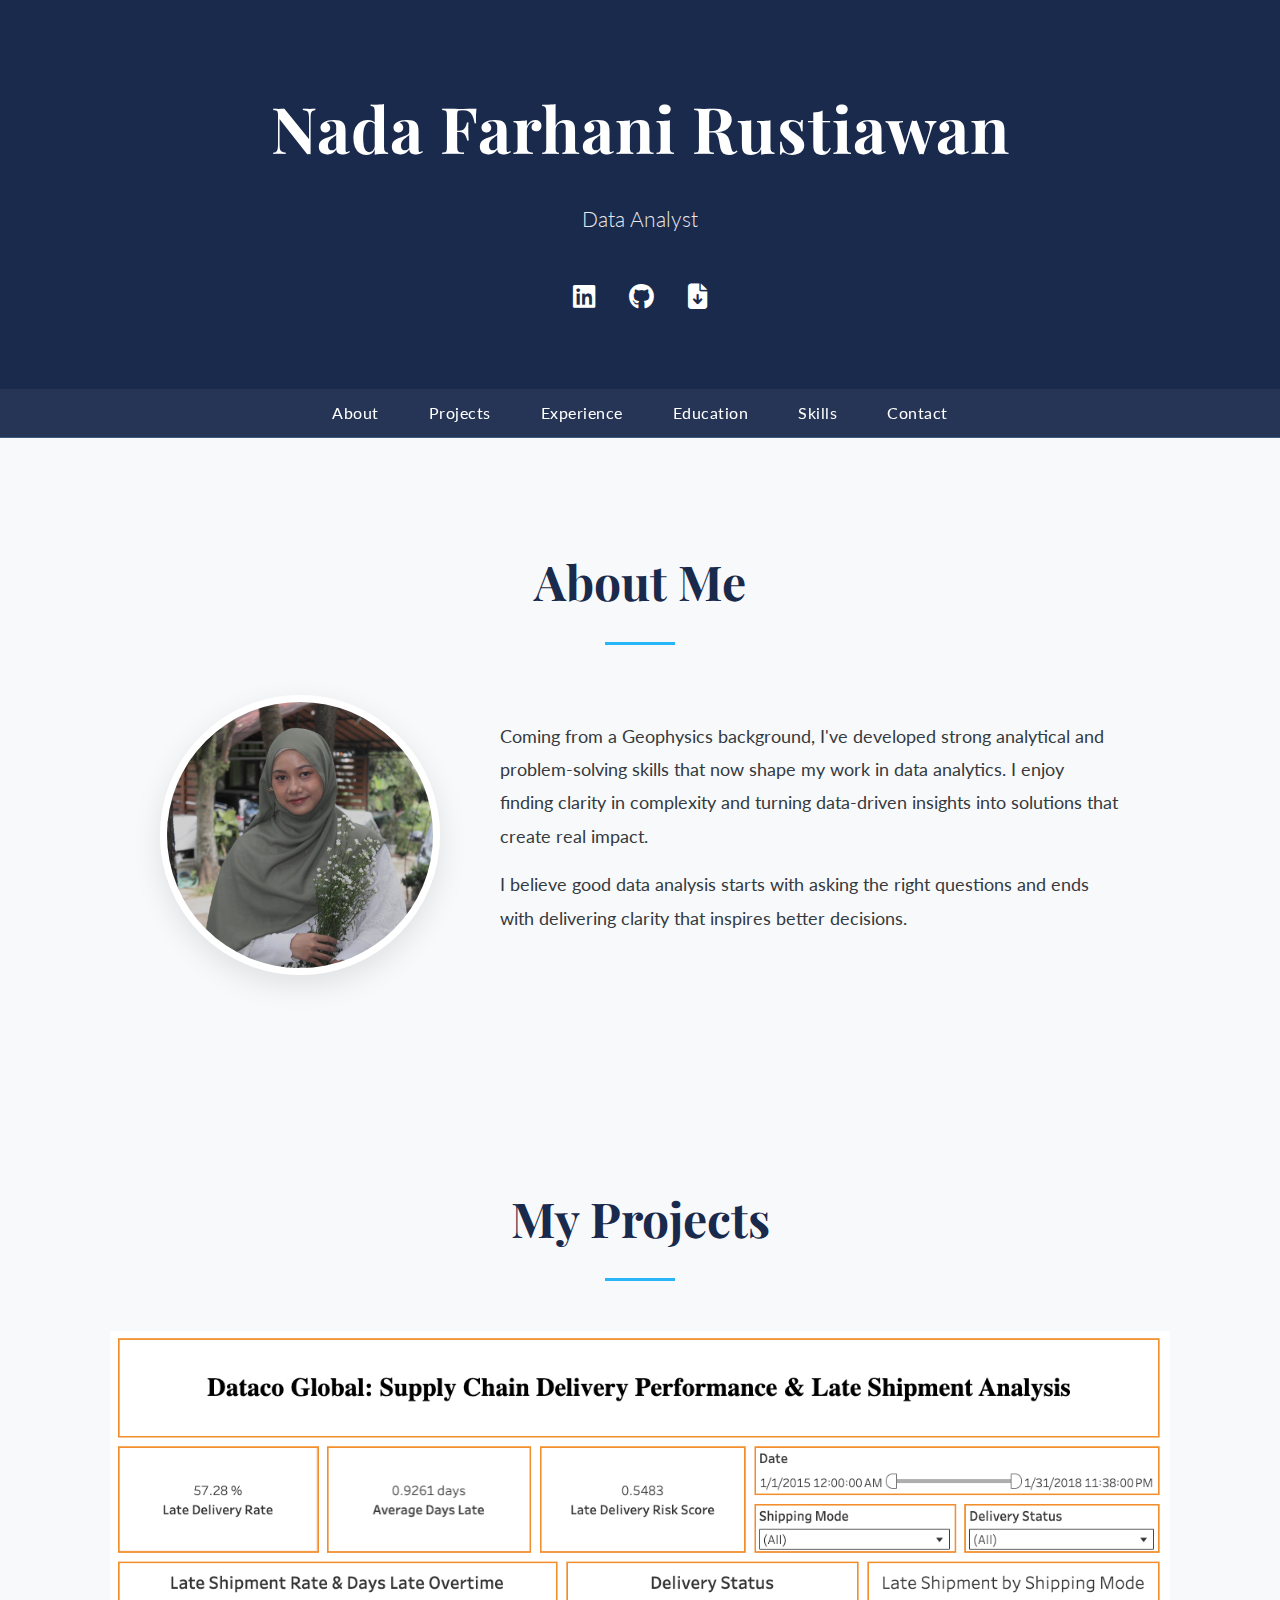
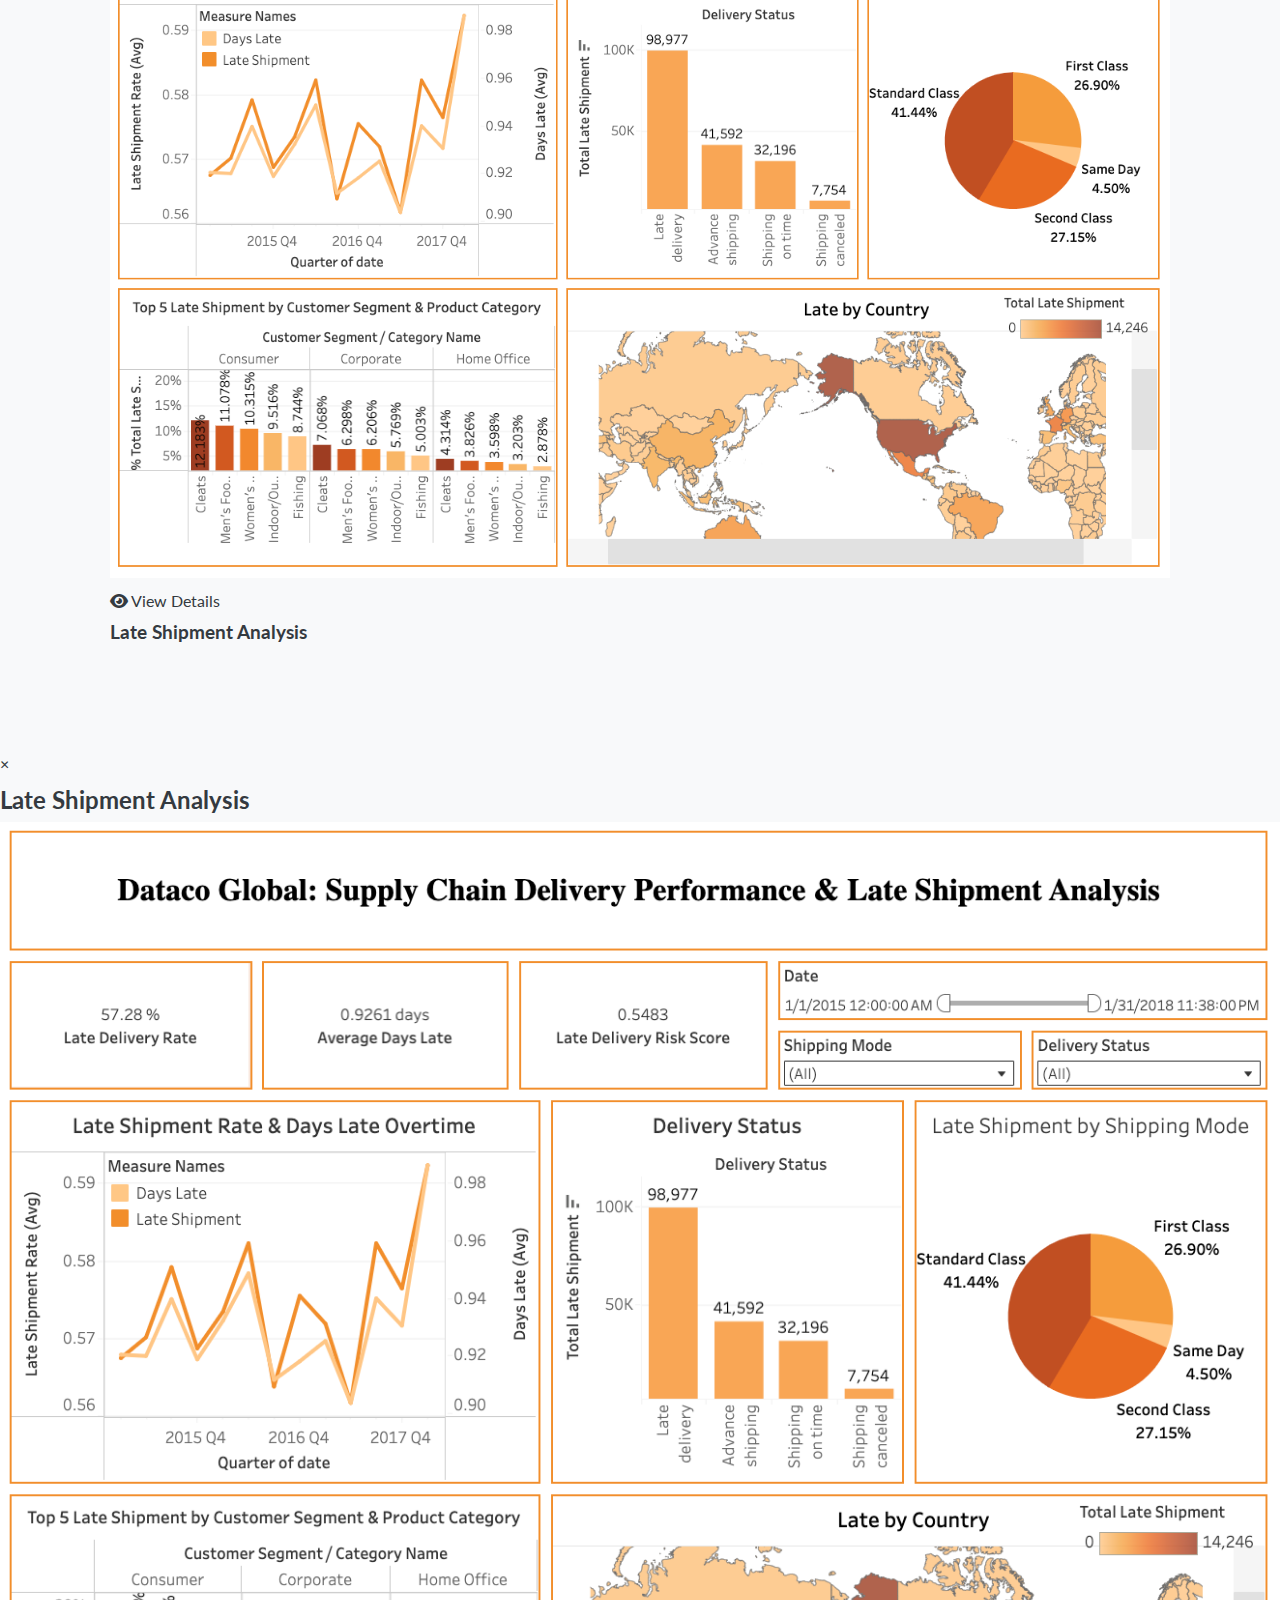
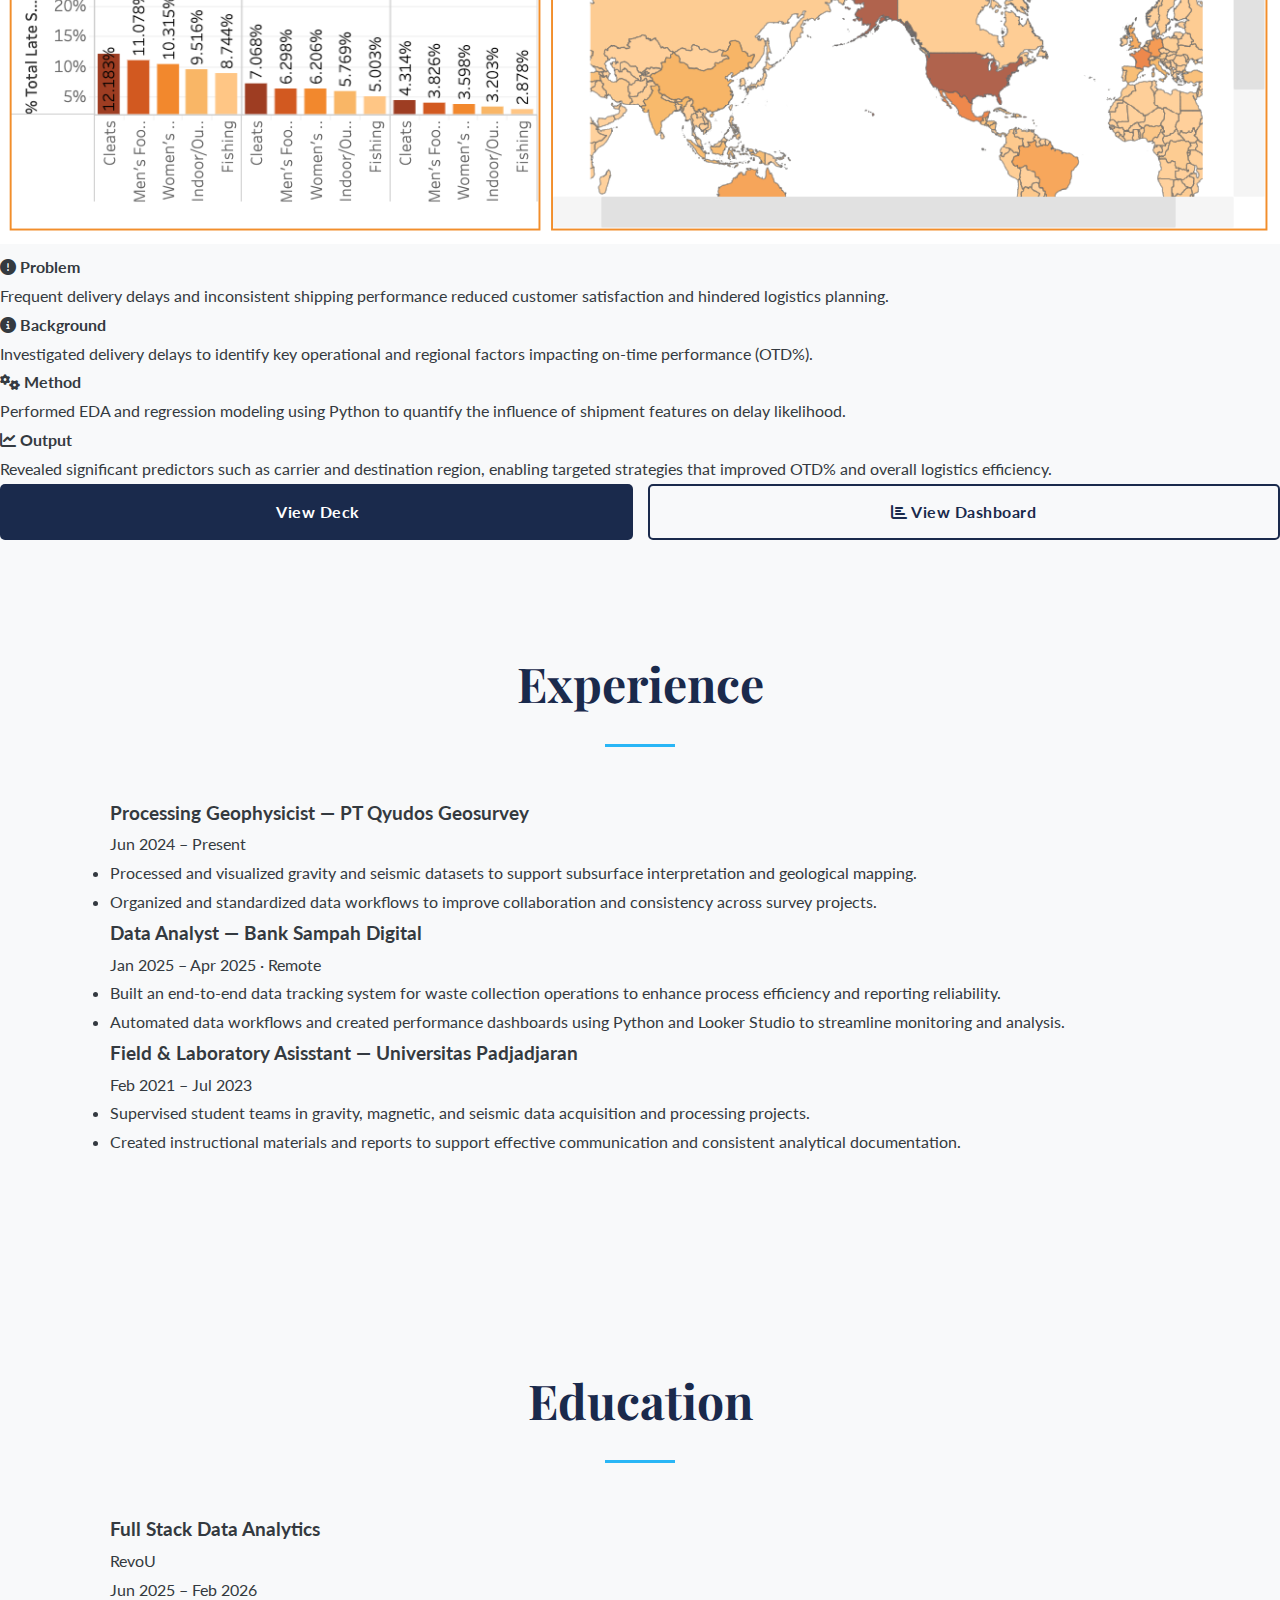
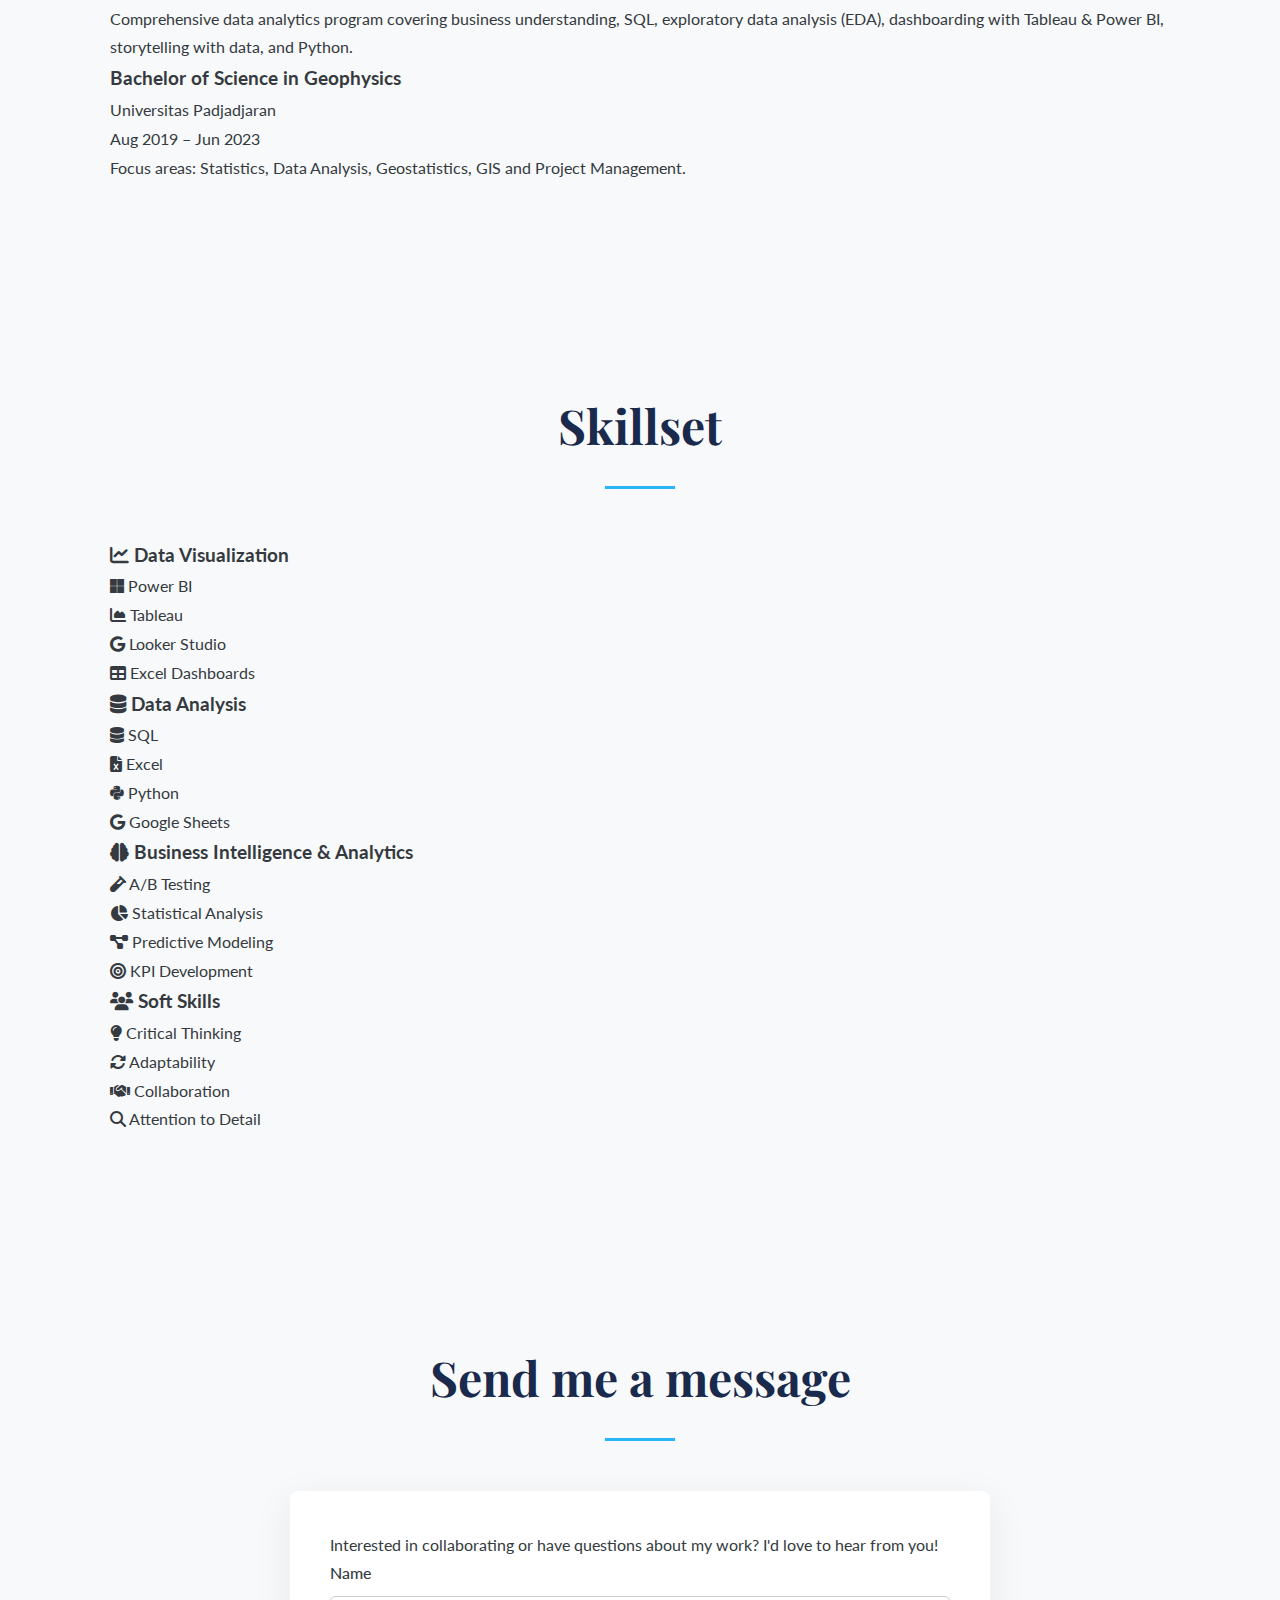
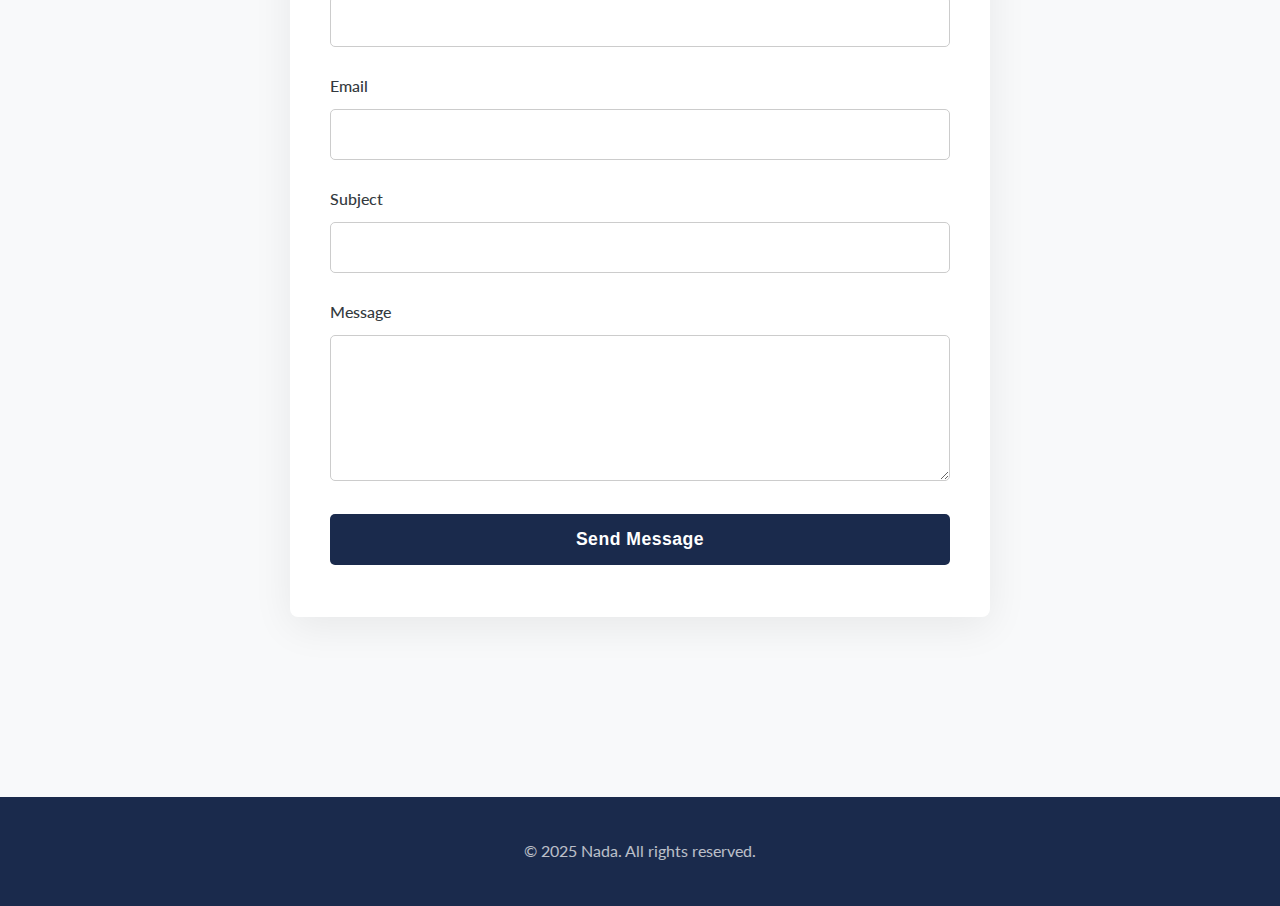
<file: index.html>
<!DOCTYPE html>
<html lang="en">
<head>
    <meta charset="UTF-8">
    <meta name="viewport" content="width=device-width, initial-scale=1.0">
    
    <title>Nada Farhani Rustiawan | Data Analysis Portfolio</title>
      
    <link rel="icon" type="image/png" href="/favicon-32x32.png">
    <link rel="apple-touch-icon" href="/favicon-32x32.png">
    
    <!-- Google Fonts for Elegant Typography -->
    <link rel="preconnect" href="https://fonts.googleapis.com">
    <link rel="preconnect" href="https://fonts.gstatic.com" crossorigin>
    <link href="https://fonts.googleapis.com/css2?family=Lato:wght@300;400;700&family=Playfair+Display:wght@500;700&display=swap" rel="stylesheet">
    
    <!-- Font Awesome for Icons -->
    <link rel="stylesheet" href="https://cdnjs.cloudflare.com/ajax/libs/font-awesome/6.4.2/css/all.min.css">
    
    <!-- Your Stylesheet -->
    <link rel="stylesheet" href="assets/css/style.css">
</head>
<body>

<!-- HEADER SECTION -->
<header>
    <div class="container">
        <h1>Nada Farhani Rustiawan</h1>
        <p>Data Analyst</p>
        <div class="social-links">
            <a href="http://www.linkedin.com/in/nadafarhani" target="_blank" title="LinkedIn"><i class="fab fa-linkedin"></i></a>
            <a href="https://github.com/bynada" target="_blank" title="GitHub"><i class="fab fa-github"></i></a>
            <a href="assets/Nada_Farhani_CV.pdf" download title="Download CV"><i class="fas fa-file-arrow-down"></i></a>
        </div>
    </div>
</header>

<!-- NAVIGATION -->
<nav>
    <div class="container">
        <ul>
            <li><a href="#about">About</a></li>
            <li><a href="#projects">Projects</a></li>
            <li><a href="#experience">Experience</a></li>
            <li><a href="#education">Education</a></li>
            <li><a href="#skills">Skills</a></li>
            <li><a href="#contact">Contact</a></li>
        </ul>
    </div>
</nav>

<!-- ABOUT SECTION -->
<section id="about" class="section">
    <div class="container">
        <h2>About Me</h2>
        <div class="about-content">
            <img src="assets/images/profile.JPEG" alt="Nada Farhani Rustiawan" class="profile-photo">
            <div class="about-text">
                <p>Coming from a Geophysics background, I've developed strong analytical and problem-solving skills that now shape my work in data analytics. I enjoy finding clarity in complexity and turning data-driven insights into solutions that create real impact.</p>
                <p>I believe good data analysis starts with asking the right questions and ends with delivering clarity that inspires better decisions.</p>
            </div>
        </div>
    </div>
</section>

<!-- PROJECTS SECTION -->
<section id="projects" class="section">
    <div class="container">
        <h2>My Projects</h2>
        <div class="projects-grid">

            <!-- Project Card 1 -->
            <div class="project-card-minimal" onclick="openModal('lateship')">
                <div class="project-image-wrapper">
                    <img src="assets/images/project-lateship.png" alt="Late Shipment Analysis">
                    <div class="project-overlay">
                        <i class="fas fa-eye"></i>
                        <span>View Details</span>
                    </div>
                </div>
                <div class="project-card-title">
                    <h3>Late Shipment Analysis</h3>
                </div>
            </div>

            <!-- Add more project cards here following the same pattern -->

        </div>
    </div>
</section>

<!-- Project Modal -->
<div id="modal-lateship" class="modal">
    <div class="modal-content">
        <span class="close-btn" onclick="closeModal('lateship')">&times;</span>

        <h2>Late Shipment Analysis</h2>
        <img src="assets/images/project-lateship.png" alt="Late Shipment Dashboard" class="modal-image">

        <div class="project-details">
            <div class="detail-section">
                <h4><i class="fas fa-exclamation-circle"></i> Problem</h4>
                <p>Frequent delivery delays and inconsistent shipping performance reduced customer satisfaction and hindered logistics planning.</p>
            </div>

            <div class="detail-section">
                <h4><i class="fas fa-info-circle"></i> Background</h4>
                <p>Investigated delivery delays to identify key operational and regional factors impacting on-time performance (OTD%).</p>
            </div>

            <div class="detail-section">
                <h4><i class="fas fa-cogs"></i> Method</h4>
                <p>Performed EDA and regression modeling using Python to quantify the influence of shipment features on delay likelihood.</p>
            </div>

            <div class="detail-section">
                <h4><i class="fas fa-chart-line"></i> Output</h4>
                <p>Revealed significant predictors such as carrier and destination region, enabling targeted strategies that improved OTD% and overall logistics efficiency.</p>
            </div>
        </div>

        <div class="project-buttons">
            <a href="https://www.canva.com/design/DAGyf_fLCCM/j_TjP4mDmrLsmDznyjd9cQ/edit?utm_content=DAGyf_fLCCM&utm_campaign=designshare&utm_medium=link2&utm_source=sharebutton" 
               target="_blank" class="btn"><i class="fas fa-presentation"></i> View Deck</a>
            <a href="https://public.tableau.com/app/profile/nada.farhani/viz/LateShipmentAnalysis_17579374188130/Dashboard1?publish=yes" 
               target="_blank" class="btn btn-secondary"><i class="fas fa-chart-bar"></i> View Dashboard</a>
        </div>
    </div>
</div>

<!-- EXPERIENCE SECTION -->
<section id="experience" class="section">
    <div class="container">
        <h2>Experience</h2>

        <div class="exp-timeline">
            <!-- Item 1 -->
            <div class="exp-item">
                <div class="exp-meta">
                    <h3>Processing Geophysicist — PT Qyudos Geosurvey</h3>
                    <span class="exp-dates">Jun 2024 – Present</span>
                </div>
                <ul class="exp-points">
                    <li>Processed and visualized gravity and seismic datasets to support subsurface interpretation and geological mapping.</li>
                    <li>Organized and standardized data workflows to improve collaboration and consistency across survey projects.</li>
                </ul>
            </div>

            <!-- Item 2 -->
            <div class="exp-item">
                <div class="exp-meta">
                    <h3>Data Analyst — Bank Sampah Digital</h3>
                    <span class="exp-dates">Jan 2025 – Apr 2025 · Remote</span>
                </div>
                <ul class="exp-points">
                    <li>Built an end-to-end data tracking system for waste collection operations to enhance process efficiency and reporting reliability.</li>
                    <li>Automated data workflows and created performance dashboards using Python and Looker Studio to streamline monitoring and analysis.</li>
                </ul>
            </div>

            <!-- Item 3 -->
            <div class="exp-item">
                <div class="exp-meta">
                    <h3>Field & Laboratory Asisstant — Universitas Padjadjaran</h3>
                    <span class="exp-dates">Feb 2021 – Jul 2023</span>
                </div>
                <ul class="exp-points">
                    <li>Supervised student teams in gravity, magnetic, and seismic data acquisition and processing projects.</li>
                    <li>Created instructional materials and reports to support effective communication and consistent analytical documentation.</li>
                </ul>
            </div>
        </div>

    </div>
</section>

<!-- EDUCATION SECTION -->
<section id="education" class="section">
    <div class="container">
        <h2>Education</h2>

        <div class="edu-timeline">
            <!-- Education Item 1 -->
            <div class="edu-item">
                <div class="edu-header">
                    <div class="edu-title">
                        <h3>Full Stack Data Analytics</h3>
                        <p class="edu-institution">RevoU</p>
                    </div>
                    <span class="edu-dates">Jun 2025 – Feb 2026</span>
                </div>
                <p class="edu-description">Comprehensive data analytics program covering business understanding, SQL, exploratory data analysis (EDA), dashboarding with Tableau & Power BI, storytelling with data, and Python.</p>
            </div>

            <!-- Education Item 2 -->
            <div class="edu-item">
                <div class="edu-header">
                    <div class="edu-title">
                        <h3>Bachelor of Science in Geophysics</h3>
                        <p class="edu-institution">Universitas Padjadjaran</p>
                    </div>
                    <span class="edu-dates">Aug 2019 – Jun 2023</span>
                </div>
                <p class="edu-description">Focus areas: Statistics, Data Analysis, Geostatistics, GIS and Project Management.</p>
            </div>
        </div>

    </div>
</section>

<!-- SKILLS SECTION -->
<section id="skills" class="section">
    <div class="container">
        <h2>Skillset</h2>
        
        <div class="skills-wrapper">
            <!-- Data Visualization -->
            <div class="skill-category">
                <h3><i class="fas fa-chart-line"></i> Data Visualization</h3>
                <div class="skills-grid">
                    <div class="skill-item">
                        <i class="fab fa-microsoft skill-icon"></i>
                        <span>Power BI</span>
                    </div>
                    <div class="skill-item">
                        <i class="fas fa-chart-area skill-icon"></i>
                        <span>Tableau</span>
                    </div>
                    <div class="skill-item">
                        <i class="fab fa-google skill-icon"></i>
                        <span>Looker Studio</span>
                    </div>
                    <div class="skill-item">
                        <i class="fas fa-table skill-icon"></i>
                        <span>Excel Dashboards</span>
                    </div>
                </div>
            </div>

            <!-- Data Analysis -->
            <div class="skill-category">
                <h3><i class="fas fa-database"></i> Data Analysis</h3>
                <div class="skills-grid">
                    <div class="skill-item">
                        <i class="fas fa-database skill-icon"></i>
                        <span>SQL</span>
                    </div>
                    <div class="skill-item">
                        <i class="fas fa-file-excel skill-icon"></i>
                        <span>Excel</span>
                    </div>
                    <div class="skill-item">
                        <i class="fab fa-python skill-icon"></i>
                        <span>Python</span>
                    </div>
                    <div class="skill-item">
                        <i class="fab fa-google skill-icon"></i>
                        <span>Google Sheets</span>
                    </div>
                </div>
            </div>
        </div>

        <div class="skills-wrapper">
            <!-- Business Intelligence & Analytics -->
            <div class="skill-category">
                <h3><i class="fas fa-brain"></i> Business Intelligence & Analytics</h3>
                <div class="skills-grid">
                    <div class="skill-item">
                        <i class="fas fa-vial skill-icon"></i>
                        <span>A/B Testing</span>
                    </div>
                    <div class="skill-item">
                        <i class="fas fa-chart-pie skill-icon"></i>
                        <span>Statistical Analysis</span>
                    </div>
                    <div class="skill-item">
                        <i class="fas fa-project-diagram skill-icon"></i>
                        <span>Predictive Modeling</span>
                    </div>
                    <div class="skill-item">
                        <i class="fas fa-bullseye skill-icon"></i>
                        <span>KPI Development</span>
                    </div>
                </div>
            </div>

            <!-- Soft Skills -->
            <div class="skill-category">
                <h3><i class="fas fa-users"></i> Soft Skills</h3>
                <div class="skills-grid">
                    <div class="skill-item">
                        <i class="fas fa-lightbulb skill-icon"></i>
                        <span>Critical Thinking</span>
                    </div>
                    <div class="skill-item">
                        <i class="fas fa-sync-alt skill-icon"></i>
                        <span>Adaptability</span>
                    </div>
                    <div class="skill-item">
                        <i class="fas fa-handshake skill-icon"></i>
                        <span>Collaboration</span>
                    </div>
                    <div class="skill-item">
                        <i class="fas fa-search skill-icon"></i>
                        <span>Attention to Detail</span>
                    </div>
                </div>
            </div>
        </div>

    </div>
</section>

<!-- CONTACT FORM SECTION -->
<section id="contact" class="section">
    <div class="container">
        <h2>Send me a message</h2>
        <form id="contactForm" action="https://formspree.io/f/xwpwqndl" method="POST" class="contact-form">
  <p>Interested in collaborating or have questions about my work? I'd love to hear from you!</p>

  <div class="form-group">
    <label for="name">Name</label>
    <input name="name" id="name" type="text" required>
  </div>
  <div class="form-group">
    <label for="email">Email</label>
    <input name="email" id="email" type="email" required>
  </div>
  <div class="form-group">
    <label for="subject">Subject</label>
    <input name="subject" id="subject" type="text" required>
  </div>
  <div class="form-group">
    <label for="message">Message</label>
    <textarea name="message" id="message" rows="6" required></textarea>
  </div>

  <button type="submit" class="btn">Send Message</button>
  <p id="formStatus" style="margin-top:12px;"></p>
</form>

    </div>
</section>

<!-- FOOTER -->
<footer>
    <div class="container">
        <p>&copy; 2025 Nada. All rights reserved.</p>
    </div>
</footer>

<script src="assets/js/main.js"></script>

<script>
function openModal(id) {
    document.getElementById('modal-' + id).style.display = 'flex';
    document.body.style.overflow = 'hidden';
}

function closeModal(id) {
    document.getElementById('modal-' + id).style.display = 'none';
    document.body.style.overflow = 'auto';
}

// Close modal when clicking outside
window.onclick = function(event) {
    if (event.target.className === 'modal') {
        event.target.style.display = 'none';
        document.body.style.overflow = 'auto';
    }
}
</script>

<script>
const form = document.getElementById('contactForm');
const statusEl = document.getElementById('formStatus');

form.addEventListener('submit', async (e) => {
  e.preventDefault();
  statusEl.textContent = 'Sending...';
  try {
    const res = await fetch(form.action, {
      method: 'POST',
      body: new FormData(form),
      headers: { 'Accept': 'application/json' }
    });
    if (res.ok) {
      form.reset();
      statusEl.style.color = '#1B5E20';
      statusEl.textContent = 'Thanks! Your message has been sent.';
    } else {
      statusEl.style.color = '#b91c1c';
      statusEl.textContent = 'Oops, something went wrong. Please try again.';
    }
  } catch {
    statusEl.style.color = '#b91c1c';
    statusEl.textContent = 'Network error. Please try again.';
  }
});
</script>

    
</body>
</html>
</file>
<file: assets/css/style.css>
/* --- 1. Variables (Modern Tech Palette) --- */
:root {
    /* This template uses a professional "Modern Tech" color scheme. */
    --primary-color: #1A2A4C;   /* Midnight Blue */
    --secondary-color: #3D5A80; /* Slate Blue */
    --accent-color: #29B6F6;    /* Vivid Sky Blue */

    /* --- Shared Variables (These usually don't need to change) --- */
    --light-bg-color: #F8F9FA;
    --white-color: #ffffff;
    --dark-text-color: #343A40;
    --light-text-color: #6c757d;
    --card-bg-color: #ffffff;
    
    /* Fonts */
    --font-heading: 'Playfair Display', serif;
    --font-body: 'Lato', sans-serif;
}

/* --- 2. Base & Reset Styles --- */
* {
    margin: 0;
    padding: 0;
    box-sizing: border-box;
}

html {
    scroll-behavior: smooth;
}

body {
    font-family: var(--font-body);
    font-weight: 400;
    line-height: 1.8;
    background-color: var(--light-bg-color);
    color: var(--dark-text-color);
}

.container {
    width: 90%;
    max-width: 1100px;
    margin: 0 auto;
    padding: 0 20px;
}

a {
    text-decoration: none;
    color: var(--accent-color);
    transition: all 0.3s ease-in-out;
}

a:hover {
    opacity: 0.8;
}

img {
    max-width: 100%;
    height: auto;
}

/* --- 3. Header --- */
header {
    background: var(--primary-color);
    color: var(--white-color);
    padding: 70px 0;
    text-align: center;
}

header h1 {
    font-family: var(--font-heading);
    font-size: 4rem;
    font-weight: 700;
    margin-bottom: 15px;
    letter-spacing: 1px;
}

header p {
    font-size: 1.3rem;
    font-weight: 300;
    opacity: 0.9;
    margin-bottom: 35px;
}

/* --- 3.5 Social Icons --- */
.social-links a {
    color: var(--white-color);
    font-size: 1.6rem;
    margin: 0 15px;
    transition: transform 0.3s ease, color 0.3s ease;
    display: inline-block;
}

.social-links a:hover {
    color: var(--accent-color);
    transform: translateY(-3px);
}

/* --- 4. Navigation --- */
nav {
    background-color: rgba(26, 42, 76, 0.95); /* Adjusted for new primary color */
    backdrop-filter: blur(5px);
    position: sticky;
    top: 0;
    z-index: 1000;
    border-bottom: 1px solid var(--secondary-color);
}

nav ul {
    display: flex;
    justify-content: center;
    list-style: none;
    padding: 10px 0;
}

nav ul li a {
    color: var(--white-color);
    font-weight: 400;
    padding: 15px 25px;
    font-size: 1rem;
    letter-spacing: 0.5px;
    position: relative;
}

nav ul li a::after {
    content: '';
    position: absolute;
    bottom: 10px;
    left: 50%;
    transform: translateX(-50%);
    width: 0;
    height: 2px;
    background-color: var(--accent-color);
    transition: width 0.4s ease;
}

nav ul li a:hover::after {
    width: 50%;
}

/* --- 5. Sections --- */
.section {
    padding: 100px 0;
}

.section h2 {
    text-align: center;
    font-family: var(--font-heading);
    font-size: 3rem;
    font-weight: 700;
    margin-bottom: 70px;
    position: relative;
    color: var(--primary-color);
}

.section h2::after {
    content: '';
    position: absolute;
    bottom: -20px;
    left: 50%;
    transform: translateX(-50%);
    width: 70px;
    height: 3px;
    background: var(--accent-color);
}

/* --- 5.1 About Section --- */
.about-content {
    display: flex;
    align-items: center;
    gap: 60px;
    max-width: 960px;
    margin: 0 auto;
    text-align: left;
}

.profile-photo {
    width: 280px;
    height: 280px;
    border-radius: 50%;
    object-fit: cover;
    border: 7px solid var(--white-color);
    box-shadow: 0 10px 30px rgba(0, 0, 0, 0.1);
}

.about-text {
    flex: 1;
}

.about-text p {
    font-size: 1.1rem;
    margin-bottom: 15px;
    line-height: 1.9;
}

/* --- 5.5 Project Cards --- */
.projects-grid {
    display: grid;
    grid-template-columns: repeat(auto-fit, minmax(340px, 1fr));
    gap: 40px;
}

.project-card {
    background: var(--card-bg-color);
    border-radius: 5px;
    overflow: hidden;
    box-shadow: 0 8px 25px rgba(0, 0, 0, 0.05);
    transition: transform 0.4s ease, box-shadow 0.4s ease;
    display: flex;
    flex-direction: column;
}

.project-card:hover {
    transform: translateY(-12px);
    box-shadow: 0 20px 40px rgba(0, 0, 0, 0.1);
}

.project-card img {
    width: 100%;
    height: 220px;
    object-fit: cover;
}

.project-card-content {
    padding: 30px;
    flex-grow: 1;
    display: flex;
    flex-direction: column;
}

.project-card-content h3 {
    font-family: var(--font-heading);
    font-size: 1.8rem;
    margin-bottom: 15px;
    color: var(--primary-color);
}

.project-card-content p {
    color: var(--light-text-color);
    margin-bottom: 30px;
    flex-grow: 1;
}

.project-buttons {
    display: flex;
    gap: 15px;
    margin-top: auto;
}

.btn {
    display: inline-block;
    background: var(--primary-color);
    color: var(--white-color);
    padding: 12px 20px;
    border-radius: 5px;
    font-weight: 700;
    text-align: center;
    transition: all 0.3s ease;
    flex: 1;
    letter-spacing: 0.5px;
    border: 2px solid transparent;
}

.btn:hover {
    background: var(--accent-color);
    color: var(--white-color);
    transform: translateY(-2px);
}

.btn-secondary {
    background: transparent;
    color: var(--primary-color);
    border: 2px solid var(--primary-color);
}

.btn-secondary:hover {
    background: var(--primary-color);
    color: var(--white-color);
}


/* --- 6. Tabular Skills Section --- */
#skills .container {
    max-width: 1100px;
}

.skills-table {
    display: grid;
    grid-template-columns: repeat(3, 1fr);
    gap: 20px;
    margin-top: 50px;
    background-color: var(--card-bg-color);
    padding: 40px;
    border-radius: 8px;
    box-shadow: 0 10px 40px rgba(0, 0, 0, 0.07);
}

.skill-column {
    padding: 0 20px;
}

.skill-column:not(:last-child) {
    border-right: 1px solid #e9ecef;
}

.skill-header {
    display: flex;
    align-items: center;
    margin-bottom: 25px;
}

.skill-header i {
    font-size: 2rem;
    color: var(--accent-color);
    margin-right: 15px;
    width: 40px;
}

.skill-header h3 {
    font-family: var(--font-heading);
    font-size: 1.7rem;
    color: var(--primary-color);
}

.skill-list {
    list-style: none;
    padding-left: 0;
}

.skill-list li {
    padding: 12px 0;
    font-size: 1.05rem;
    color: var(--dark-text-color);
    border-bottom: 1px solid #f1f3f5;
    position: relative;
    padding-left: 25px;
}

.skill-list li::before {
    content: '›';
    position: absolute;
    left: 0;
    top: 12px;
    color: var(--accent-color);
    font-weight: 700;
    font-size: 1.2rem;
}

.skill-list li:last-child {
    border-bottom: none;
}

/* --- 7. Contact Form --- */
#contact .container {
    max-width: 800px;
}

.contact-form {
    max-width: 700px;
    margin: 0 auto;
    background: var(--card-bg-color);
    padding: 40px;
    border-radius: 8px;
    box-shadow: 0 10px 40px rgba(0, 0, 0, 0.07);
}

.form-group {
    margin-bottom: 25px;
}

.contact-form label {
    display: block;
    margin-bottom: 8px;
    font-weight: 500;
    font-size: 1rem;
    color: var(--dark-text-color);
}

.contact-form input,
.contact-form textarea {
    width: 100%;
    padding: 15px;
    border: 1px solid #ccc;
    border-radius: 5px;
    font-family: var(--font-body);
    font-size: 1rem;
    transition: border-color 0.3s ease, box-shadow 0.3s ease;
}

.contact-form input:focus,
.contact-form textarea:focus {
    outline: none;
    border-color: var(--accent-color);
    box-shadow: 0 0 0 3px rgba(41, 182, 246, 0.25); /* Adjusted for new accent color */
}

.contact-form button.btn {
    width: 100%;
    padding: 15px;
    font-size: 1.1rem;
    font-weight: 700;
    letter-spacing: 0.5px;
    border: none;
    cursor: pointer;
}

/* --- 8. Footer --- */
footer {
    background: var(--primary-color);
    color: var(--white-color);
    text-align: center;
    padding: 40px 0;
    margin-top: 80px;
}

footer p {
    opacity: 0.7;
}

/* --- 9. Responsive Design --- */
@media (max-width: 992px) {
    .skills-table {
        grid-template-columns: 1fr 1fr;
    }
    .skill-column:nth-child(2) {
        border-right: none;
    }
}

@media (max-width: 768px) {
    header h1 {
        font-size: 2.8rem;
    }
    
    .about-content {
        flex-direction: column;
        text-align: center;
    }

    #projects .container {
        padding: 0 5px; 
    }

    .projects-grid {
        grid-template-columns: repeat(2, 1fr);
    }

    .skills-table {
        grid-template-columns: 1fr;
        padding: 20px;
        gap: 40px;
    }

    .skill-column:not(:last-child) {
        border-right: none;
        border-bottom: 1px solid #e9ecef;
        padding-bottom: 30px;
    }
}
</file>
